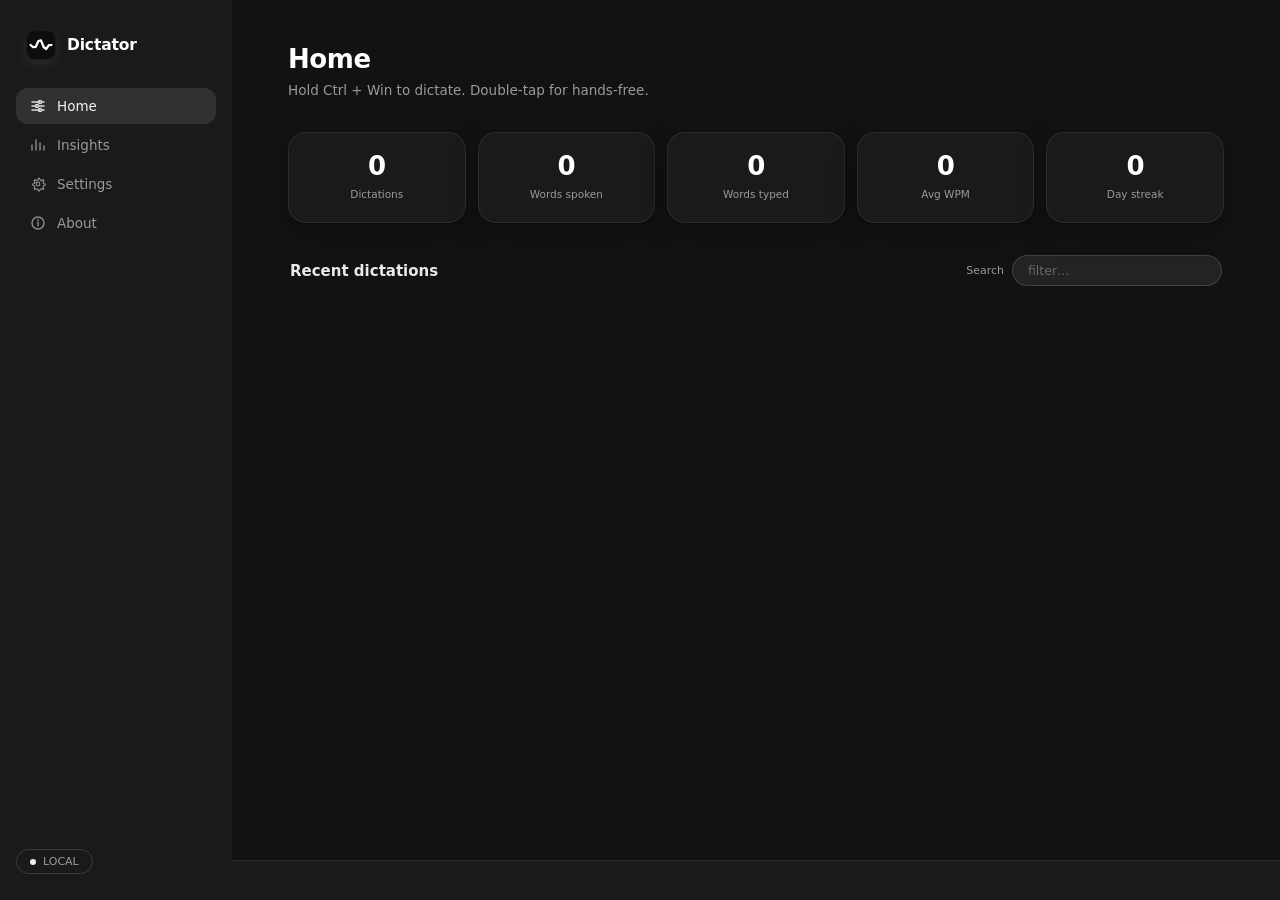
<file: dashboard/index.html>
<!doctype html>
<html lang="en" data-theme="dark">
<head>
  <meta charset="utf-8" />
  <meta name="viewport" content="width=device-width, initial-scale=1" />
  <title>Dictator</title>
  <link rel="stylesheet" href="./styles.css?v=16" />
</head>
<body>
  <div id="app" class="hud-in">
    <div class="shell">
      <nav class="sidebar">
        <div class="brand">
          <div class="brand-mark">
            <svg viewBox="0 0 24 24" fill="none" stroke="#ffffff" stroke-width="1.8" stroke-linecap="round" stroke-linejoin="round">
              <rect x="1" y="1" width="22" height="22" rx="6" fill="#0e0d0c" stroke="none"/>
              <path d="M3.6 12 5.7 13.7 7.8 13.47 9.9 8.79 12 8.31 14.1 13.61 16.2 15.18 18.3 12.14 20.4 12" fill="none"/>
            </svg>
          </div>
          <div class="brand-name">Dictator</div>
        </div>
        <div class="nav-items">
          <button class="nav-item active" data-page="home" type="button">
            <svg class="nav-icon" viewBox="0 0 16 16" fill="none"><path d="M2 4h8M12 4h2M2 8h5M9 8h5M2 12h8M12 12h2" stroke="currentColor" stroke-width="1.4" stroke-linecap="round"/><circle cx="10" cy="4" r="1.6" stroke="currentColor" stroke-width="1.4"/><circle cx="7" cy="8" r="1.6" stroke="currentColor" stroke-width="1.4"/><circle cx="10" cy="12" r="1.6" stroke="currentColor" stroke-width="1.4"/></svg>
            <span>Home</span>
          </button>
          <button class="nav-item" data-page="insights" type="button">
            <svg class="nav-icon" viewBox="0 0 16 16" fill="none"><path d="M2 13V8M6 13V3M10 13V6M14 13V9" stroke="currentColor" stroke-width="1.4" stroke-linecap="round" stroke-linejoin="round"/></svg>
            <span>Insights</span>
          </button>
          <button class="nav-item" data-page="settings" type="button">
            <svg class="nav-icon" viewBox="0 0 16 16" fill="none"><path d="M9.6 2.4l.5 1.6 1.5.6 1.4-.9.9.9-.9 1.4.6 1.5 1.6.5v1.3l-1.6.5-.6 1.5.9 1.4-.9.9-1.4-.9-1.5.6-.5 1.6H8.3l-.5-1.6-1.5-.6-1.4.9-.9-.9.9-1.4-.6-1.5-1.6-.5V8l1.6-.5.6-1.5-.9-1.4.9-.9 1.4.9 1.5-.6.5-1.6h1.3z" stroke="currentColor" stroke-width="1.2" stroke-linejoin="round"/><circle cx="8" cy="8" r="1.8" stroke="currentColor" stroke-width="1.2"/></svg>
            <span>Settings</span>
          </button>
          <button class="nav-item" data-page="about" type="button">
            <svg class="nav-icon" viewBox="0 0 16 16" fill="none"><circle cx="8" cy="8" r="6" stroke="currentColor" stroke-width="1.4"/><path d="M8 7.2v3.6" stroke="currentColor" stroke-width="1.4" stroke-linecap="round"/><circle cx="8" cy="5.2" r="0.9" fill="currentColor"/></svg>
            <span>About</span>
          </button>
        </div>
        <div class="sidebar-foot hud-badge"><span class="dot accent"></span>LOCAL</div>
      </nav>

      <div class="main">
        <div class="content">

          <!-- ---------------- Home ---------------- -->
          <section class="page active" data-page="home">
            <div class="page-hd">
              <h1>Home</h1>
              <div class="page-desc">Hold Ctrl + Win to dictate. Double-tap for hands-free.</div>
            </div>
            <div class="stat-grid hud-slide-up" id="stats">
              <div class="stat-tile"><div class="val" data-stat="n">0</div><div class="cap">Dictations</div><svg class="spark" id="spark" viewBox="0 0 100 22" preserveAspectRatio="none"></svg></div>
              <div class="stat-tile"><div class="val" data-stat="raw_w">0</div><div class="cap">Words spoken</div></div>
              <div class="stat-tile"><div class="val" data-stat="cln_w">0</div><div class="cap">Words typed</div></div>
              <div class="stat-tile"><div class="val" data-stat="wpm">0</div><div class="cap">Avg WPM</div></div>
              <div class="stat-tile"><div class="val" data-stat="streak">0</div><div class="cap">Day streak</div></div>
            </div>
            <div id="home-body"></div>
            <div class="panel-hd">
              <h2>Recent dictations</h2>
              <div class="search-wrap">
                <span class="hud-label">Search</span>
                <input id="search" type="text" placeholder="filter…" />
              </div>
            </div>
            <div class="hairline"></div>
            <div class="rec" id="recent"></div>
          </section>

          <!-- ---------------- Insights ---------------- -->
          <section class="page" data-page="insights">
            <div class="page-hd">
              <h1>Insights</h1>
              <div class="page-desc">Everything about how you dictate, kept local.</div>
            </div>
            <div id="insights-body"></div>
          </section>

          <!-- ---------------- Settings ---------------- -->
          <section class="page" data-page="settings">
            <div class="page-hd">
              <h1>Settings</h1>
              <div class="page-desc">Everything configurable, in one place.</div>
            </div>
            <div id="settings-body"></div>
          </section>

          <!-- ---------------- About ---------------- -->
          <section class="page" data-page="about">
            <div class="page-hd">
              <h1>About</h1>
              <div class="page-desc">The app, and who built it.</div>
            </div>
            <div id="about-body"></div>
          </section>

        </div>

        <div class="statusbar" id="statusbar"></div>
      </div>
    </div>
  </div>

  <div id="toast"></div>
  <script src="./app.js?v=12"></script>
</body>
</html>
</file>
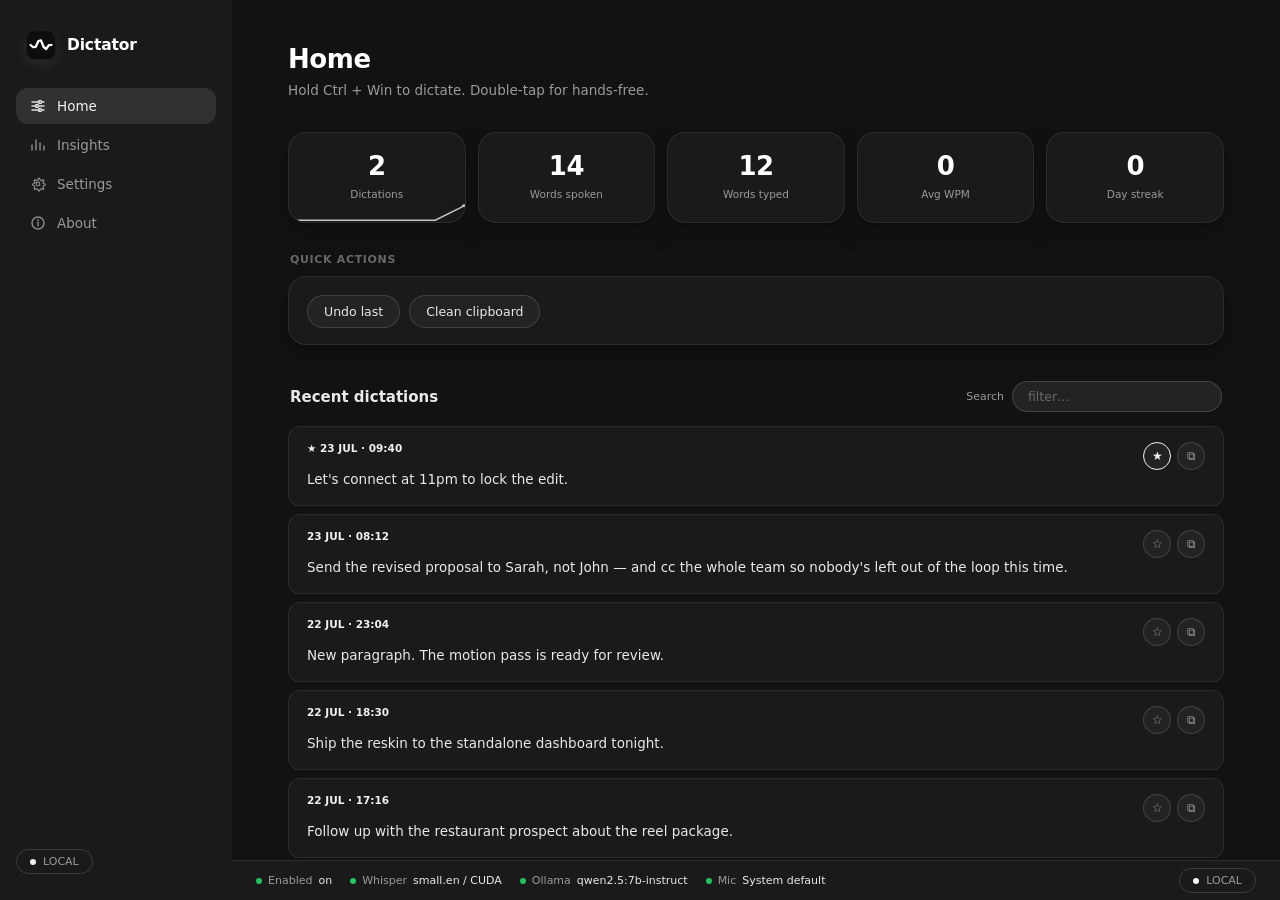
<file: dashboard/_preview.html>
<!doctype html>
<!-- Browser preview harness: mocks the pywebview bridge with sample data so the
     dashboard UI can be opened in any browser (design iteration + screenshots).
     Not used at runtime — dashboard.py serves the real index.html. -->
<html lang="en" data-theme="dark">
<head>
  <meta charset="utf-8" />
  <title>Dictator — preview</title>
  <link rel="stylesheet" href="./styles.css" />
</head>
<body>
  <div id="app" class="hud-in">
    <div class="shell">
      <nav class="sidebar">
        <div class="brand">
          <div class="brand-mark">
            <svg viewBox="0 0 24 24" fill="none" stroke="#ffffff" stroke-width="1.8" stroke-linecap="round" stroke-linejoin="round">
              <rect x="1" y="1" width="22" height="22" rx="6" fill="#0e0d0c" stroke="none"/>
              <path d="M3.6 12 5.7 13.7 7.8 13.47 9.9 8.79 12 8.31 14.1 13.61 16.2 15.18 18.3 12.14 20.4 12" fill="none"/>
            </svg>
          </div>
          <div class="brand-name">Dictator</div>
        </div>
        <div class="nav-items">
          <button class="nav-item active" data-page="home" type="button">
            <svg class="nav-icon" viewBox="0 0 16 16" fill="none"><path d="M2 4h8M12 4h2M2 8h5M9 8h5M2 12h8M12 12h2" stroke="currentColor" stroke-width="1.4" stroke-linecap="round"/><circle cx="10" cy="4" r="1.6" stroke="currentColor" stroke-width="1.4"/><circle cx="7" cy="8" r="1.6" stroke="currentColor" stroke-width="1.4"/><circle cx="10" cy="12" r="1.6" stroke="currentColor" stroke-width="1.4"/></svg>
            <span>Home</span>
          </button>
          <button class="nav-item" data-page="insights" type="button">
            <svg class="nav-icon" viewBox="0 0 16 16" fill="none"><path d="M2 13V8M6 13V3M10 13V6M14 13V9" stroke="currentColor" stroke-width="1.4" stroke-linecap="round" stroke-linejoin="round"/></svg>
            <span>Insights</span>
          </button>
          <button class="nav-item" data-page="settings" type="button">
            <svg class="nav-icon" viewBox="0 0 16 16" fill="none"><path d="M9.6 2.4l.5 1.6 1.5.6 1.4-.9.9.9-.9 1.4.6 1.5 1.6.5v1.3l-1.6.5-.6 1.5.9 1.4-.9.9-1.4-.9-1.5.6-.5 1.6H8.3l-.5-1.6-1.5-.6-1.4.9-.9-.9.9-1.4-.6-1.5-1.6-.5V8l1.6-.5.6-1.5-.9-1.4.9-.9 1.4.9 1.5-.6.5-1.6h1.3z" stroke="currentColor" stroke-width="1.2" stroke-linejoin="round"/><circle cx="8" cy="8" r="1.8" stroke="currentColor" stroke-width="1.2"/></svg>
            <span>Settings</span>
          </button>
          <button class="nav-item" data-page="about" type="button">
            <svg class="nav-icon" viewBox="0 0 16 16" fill="none"><circle cx="8" cy="8" r="6" stroke="currentColor" stroke-width="1.4"/><path d="M8 7.2v3.6" stroke="currentColor" stroke-width="1.4" stroke-linecap="round"/><circle cx="8" cy="5.2" r="0.9" fill="currentColor"/></svg>
            <span>About</span>
          </button>
        </div>
        <div class="sidebar-foot hud-badge"><span class="dot accent"></span>LOCAL</div>
      </nav>

      <div class="main">
        <div class="content">

          <section class="page active" data-page="home">
            <div class="page-hd">
              <h1>Home</h1>
              <div class="page-desc">Hold Ctrl + Win to dictate. Double-tap for hands-free.</div>
            </div>
            <div class="stat-grid hud-slide-up" id="stats">
              <div class="stat-tile"><div class="val" data-stat="n">0</div><div class="cap">Dictations</div><svg class="spark" id="spark" viewBox="0 0 100 22" preserveAspectRatio="none"></svg></div>
              <div class="stat-tile"><div class="val" data-stat="raw_w">0</div><div class="cap">Words spoken</div></div>
              <div class="stat-tile"><div class="val" data-stat="cln_w">0</div><div class="cap">Words typed</div></div>
              <div class="stat-tile"><div class="val" data-stat="wpm">0</div><div class="cap">Avg WPM</div></div>
              <div class="stat-tile"><div class="val" data-stat="streak">0</div><div class="cap">Day streak</div></div>
            </div>
            <div id="home-body"></div>
            <div class="panel-hd">
              <h2>Recent dictations</h2>
              <div class="search-wrap">
                <span class="hud-label">Search</span>
                <input id="search" type="text" placeholder="filter…" />
              </div>
            </div>
            <div class="hairline"></div>
            <div class="rec" id="recent"></div>
          </section>

          <section class="page" data-page="insights">
            <div class="page-hd">
              <h1>Insights</h1>
              <div class="page-desc">Everything about how you dictate, kept local.</div>
            </div>
            <div id="insights-body"></div>
          </section>

          <section class="page" data-page="settings">
            <div class="page-hd">
              <h1>Settings</h1>
              <div class="page-desc">Everything configurable, in one place.</div>
            </div>
            <div id="settings-body"></div>
          </section>

          <section class="page" data-page="about">
            <div class="page-hd">
              <h1>About</h1>
              <div class="page-desc">The app, and who built it.</div>
            </div>
            <div id="about-body"></div>
          </section>

        </div>

        <div class="statusbar" id="statusbar"></div>
      </div>
    </div>
  </div>
  <div id="toast"></div>

  <script>
    // ---- mock bridge ----
    const CFG = {
      enabled: true, model_size: "small.en", input_device: null,
      log_history: true, history_dir: "C:\\Users\\DESK\\AppData\\Roaming\\Dictator",
      vocabulary: ["Uideas", "Daksh", "VeeFly"], review_before_typing: false,
      hotkey_mods: ["ctrl", "win"], hotkey_mode: "hold", theme: "dark",
      accent_color: null, highlight_color: null, auto_punctuate: true, auto_theme: false,
      tone_overrides: { casual: ["slack.exe"], formal: [], verbatim: ["code.exe"] },
      snippets: { omw: "on my way", ttyl: "talk to you later" }, pinned: [],
      language: "en", silence_auto_stop: false, silence_threshold: 0.02, silence_duration_s: 1.5,
      sound_enabled: false, redact_patterns: [], profiles: {}, active_profile: null,
      start_on_login: false,
    };
    const RECENT = [
      { t: "2026-07-23T09:40", t_disp: "23 JUL · 09:40", cleaned: "Let's connect at 11pm to lock the edit.", pinned: true },
      { t: "2026-07-23T08:12", t_disp: "23 JUL · 08:12", cleaned: "Send the revised proposal to Sarah, not John — and cc the whole team so nobody's left out of the loop this time.", pinned: false },
      { t: "2026-07-22T23:04", t_disp: "22 JUL · 23:04", cleaned: "New paragraph. The motion pass is ready for review.", pinned: false },
      { t: "2026-07-22T18:30", t_disp: "22 JUL · 18:30", cleaned: "Ship the reskin to the standalone dashboard tonight.", pinned: false },
      { t: "2026-07-22T17:16", t_disp: "22 JUL · 17:16", cleaned: "Follow up with the restaurant prospect about the reel package.", pinned: false },
    ];
    const STATS = { n: 2, raw_w: 14, cln_w: 12, wpm: 0, streak: 0, spark: [0, 0, 0, 0, 0, 0, 2] };
    const HEALTH = { enabled: "on", whisper: "small.en / CUDA", loaded: "ready", ollama: "qwen2.5:7b-instruct", mic: "System default", review: "off" };
    const STORAGE = [
      { name: "Whisper cache", size: "466.0 MB", files: 3 },
      { name: "Ollama models", size: "4.7 GB", files: 11 },
      { name: "Python env", size: "2.1 GB", files: 8420 },
      { name: "History", size: "1.2 MB", files: 1 },
    ];
    const MICS = [{ name: "System default", index: null }, { name: "Yeti Stereo Microphone — WASAPI", index: 1 }, { name: "Headset Microphone — MME", index: 2 }];
    const today = new Date();
    const INSIGHTS = {
      longest_streak: 10, best_wpm: 213, refined: 22, word_delta: 96,
      apps: [{app:"code.exe",count:24,pct:38},{app:"chrome.exe",count:18,pct:28},{app:"slack.exe",count:12,pct:19},{app:"Unknown",count:10,pct:15}],
      tones: [{tone:"default",count:30},{tone:"verbatim",count:18},{tone:"casual",count:10},{tone:"formal",count:6}],
      hourly: [0,0,0,0,0,0,1,3,6,8,5,4,3,6,9,7,5,4,3,2,1,0,0,0],
      calendar: Array.from({length:126},(_,i)=>{ const d=new Date(today); d.setDate(d.getDate()-(125-i)); const c=Math.random()<0.5?0:Math.floor(Math.random()*8); return {date:d.toISOString().slice(0,10), count:c, level: c===0?0:c<=1?1:c<=3?2:c<=6?3:4}; }),
    };
    const PRESETS = [["Ctrl + Win", ["ctrl", "win"]], ["Ctrl + Alt", ["ctrl", "alt"]], ["Ctrl + Shift", ["ctrl", "shift"]], ["Alt + Win", ["alt", "win"]]];
    const LANGUAGES = [["auto","Auto-detect"],["en","English"],["hi","Hindi"],["es","Spanish"],["fr","French"],["de","German"],["pt","Portuguese"],["ru","Russian"],["zh","Chinese"],["ja","Japanese"],["ar","Arabic"],["it","Italian"]];
    const SILENCE_PRESETS = [["sensitive","Sensitive",0.015,1.0],["balanced","Balanced",0.02,1.5],["relaxed","Relaxed",0.03,2.5]];
    const noop = () => Promise.resolve(true);
    window.pywebview = { api: {
      get_state: () => Promise.resolve({ config: CFG, mics: MICS, hotkey_presets: PRESETS, languages: LANGUAGES, silence_presets: SILENCE_PRESETS, stats: STATS, recent: RECENT, health: HEALTH, storage: STORAGE, history_path: CFG.history_dir + "\\history.jsonl" }),
      get_live: () => Promise.resolve({ stats: STATS, recent: RECENT, health: HEALTH, storage: STORAGE }),
      get_config: () => Promise.resolve(CFG),
      set_config: (p) => { Object.assign(CFG, p); return Promise.resolve(true); },
      set_start_on_login: (on) => { CFG.start_on_login = on; return Promise.resolve(true); },
      get_insights: () => Promise.resolve(INSIGHTS),
      open_url: (url) => { window.open(url, "_blank"); return Promise.resolve(true); },
      search: (q) => Promise.resolve(RECENT.filter(r => r.cleaned.toLowerCase().includes(q))),
      toggle_pin: noop, copy_text: noop, copy_last: noop, undo_last: noop, clean_clipboard: noop,
      capture_hotkey: () => Promise.resolve(["ctrl", "alt"]), retry_health: noop,
      confirm: () => Promise.resolve(true), clear_whisper_cache: noop, clear_ollama_models: noop,
      open_folder: noop, pick_folder: () => Promise.resolve(null), export_history: () => Promise.resolve(342),
      purge_history: noop, backup_settings: noop, restore_settings: noop,
    } };
  </script>
  <script src="./app.js"></script>
  <script>window.dispatchEvent(new Event("pywebviewready"));</script>
</body>
</html>
</file>
<file: dashboard/styles.css>
/* Dictator dashboard — calm, spacious, editorial. Sidebar + paged settings +
   persistent status chrome. Soft rounded elevation over hard borders, generous
   whitespace, warm neutrals, one accent used sparingly. (Wispr Flow as reference
   for the "less dense SaaS dashboard, more room to breathe" direction.) */

:root {
  --bg: #121212;
  --panel: #1a1a1a;
  --raised: #232323;
  --border: rgba(255,255,255,0.08);
  --border2: rgba(255,255,255,0.14);
  --text: #e9e9e7;
  --display: #ffffff;
  --muted: #9a9a97;
  --dim: #686865;
  --accent: #f2f1ee;
  --accent-soft: rgba(255,255,255,0.10);
  --accent-ink: #121212;
  --highlight: #22c55e;
  --highlight-soft: rgba(34, 197, 94, 0.16);
  --ok: var(--highlight);
  --warn: #d4a843;
  --font: "Segoe UI", "Space Grotesk", system-ui, -apple-system, sans-serif;
  --radius: 18px;
  --radius-sm: 12px;
  --shadow: 0 1px 2px rgba(0,0,0,0.2), 0 10px 28px rgba(0,0,0,0.22);
}
:root[data-theme="light"] {
  --bg: #f7f7f6; --panel: #ffffff; --raised: #f0f0ee;
  --border: rgba(0,0,0,0.08); --border2: rgba(0,0,0,0.14);
  --text: #232320; --display: #101010; --muted: #767671; --dim: #a4a49f;
  --accent: #101010;
  --accent-soft: rgba(0,0,0,0.06);
  --accent-ink: #ffffff;
  --shadow: 0 1px 2px rgba(0,0,0,0.03), 0 10px 28px rgba(0,0,0,0.06);
}

* { margin: 0; padding: 0; box-sizing: border-box; }
*::-webkit-scrollbar { width: 8px; height: 8px; }
*::-webkit-scrollbar-thumb { background: var(--border2); border-radius: 8px; }
*::-webkit-scrollbar-track { background: transparent; }

html, body {
  height: 100%;
  background: var(--bg);
  color: var(--text);
  font-family: var(--font);
  -webkit-font-smoothing: antialiased;
  user-select: none;
  cursor: default;
}
body { overflow: hidden; }

@keyframes fade-in { from { opacity: 0; } to { opacity: 1; } }
.hud-in { animation: fade-in 0.2s ease both; }
@keyframes slide-up { from { opacity: 0; transform: translateY(6px);} to { opacity:1; transform: translateY(0);} }
.hud-slide-up { animation: slide-up 0.22s cubic-bezier(0.22,1,0.36,1) both; }
.hud-stagger > *{ animation: slide-up 0.2s cubic-bezier(0.22,1,0.36,1) both; }
.hud-stagger>*:nth-child(1){animation-delay:0ms}.hud-stagger>*:nth-child(2){animation-delay:25ms}
.hud-stagger>*:nth-child(3){animation-delay:50ms}.hud-stagger>*:nth-child(4){animation-delay:75ms}
.hud-stagger>*:nth-child(5){animation-delay:100ms}.hud-stagger>*:nth-child(n+6){animation-delay:120ms}

/* ---------- shell / sidebar ---------- */
#app { height: 100vh; }
.shell { height: 100%; display: flex; }

.sidebar {
  width: 232px; flex-shrink: 0; background: var(--panel);
  display: flex; flex-direction: column; padding: 26px 16px;
}
.brand { display: flex; align-items: center; gap: 11px; padding: 4px 10px 28px; }
.brand-mark {
  width: 30px; height: 30px; flex-shrink: 0; box-shadow: 0 4px 12px rgba(255,255,255,0.08); border-radius: 8px;
}
.brand-mark svg { width: 100%; height: 100%; display: block; }
.brand-name { font-weight: 700; font-size: 15.5px; color: var(--display); letter-spacing: -0.01em; }

.nav-items { display: flex; flex-direction: column; gap: 3px; flex: 1; }
.nav-item {
  display: flex; align-items: center; gap: 11px; padding: 10px 14px; border-radius: var(--radius-sm);
  background: transparent; border: none; color: var(--muted); font-family: var(--font); font-size: 13.5px;
  font-weight: 500; cursor: pointer; text-align: left; transition: background 0.15s, color 0.15s;
}
.nav-item:hover { background: var(--raised); color: var(--text); }
.nav-item.active { background: var(--accent-soft); color: var(--accent); }
.nav-icon { width: 16px; height: 16px; flex-shrink: 0; opacity: 0.9; }

.sidebar-foot { align-self: flex-start; margin-top: 10px; }

/* ---------- main / pages ---------- */
.main { flex: 1; display: flex; flex-direction: column; min-width: 0; background: var(--bg); }
.content { flex: 1; overflow-y: auto; padding: 44px 56px; display: flex; flex-direction: column; align-items: center; }

.page { display: none; width: 100%; max-width: 1100px; animation: fade-in 0.18s ease both; }
.page.active { display: block; }

.page-hd { margin-bottom: 32px; }
.page-hd h1 { font-size: 26px; font-weight: 700; color: var(--display); letter-spacing: -0.015em; }
.page-hd .page-desc { font-size: 13.5px; color: var(--muted); margin-top: 6px; line-height: 1.5; }

/* ---------- category dividers (Settings page) ---------- */
.category-hd {
  font-size: 15px; font-weight: 700; color: var(--display); letter-spacing: -0.01em;
  margin: 40px 0 16px; padding-top: 24px; border-top: 1px solid var(--border);
}
.category-hd:first-child { margin-top: 0; padding-top: 0; border-top: none; }

/* ---------- groups / field rows ---------- */
.group { margin-bottom: 34px; }
.group-label {
  font-size: 11px; font-weight: 600; letter-spacing: 0.06em; text-transform: uppercase;
  color: var(--dim); margin-bottom: 10px; padding-left: 2px;
}
.group-body {
  background: var(--panel); border: 1px solid var(--border); border-radius: var(--radius);
  overflow: hidden; box-shadow: var(--shadow);
}

.field-row {
  display: flex; align-items: center; justify-content: space-between; gap: 20px;
  padding: 17px 22px; border-bottom: 1px solid var(--border); transition: background 0.15s;
}
.field-row:last-child { border-bottom: none; }
.field-row:hover { background: var(--raised); }
.field-row.stacked { flex-direction: column; align-items: stretch; }
.field-row .field-info { display: flex; flex-direction: column; gap: 3px; min-width: 0; }
.field-row .field-info .label { font-size: 13.5px; color: var(--text); font-weight: 500; }
.field-row .field-info .desc { font-size: 11.5px; color: var(--muted); line-height: 1.5; }
.field-row .field-control { display: flex; align-items: center; gap: 10px; flex-shrink: 0; }
.field-row.stacked .field-control { width: 100%; }

/* ---------- toggle switch ---------- */
.switch {
  width: 40px; height: 24px; border-radius: 999px; background: var(--border2); position: relative;
  cursor: pointer; border: none; flex-shrink: 0; transition: background 0.18s; padding: 0;
}
.switch .knob {
  position: absolute; top: 2px; left: 2px; width: 20px; height: 20px; border-radius: 50%;
  background: #fff; transition: transform 0.18s cubic-bezier(0.4,0,0.2,1); box-shadow: 0 1px 3px rgba(0,0,0,0.3);
}
.switch.on { background: var(--accent); }
.switch.on .knob { transform: translateX(16px); }

/* ---------- inputs / buttons ---------- */
.hud-input, input.hud-text, textarea.hud-area, select.hud-select {
  width: 100%; background: var(--raised); border: 1px solid var(--border2); border-radius: var(--radius-sm);
  color: var(--text); font-family: var(--font); font-size: 13px; padding: 10px 14px; outline: none;
  transition: border-color 0.15s, background 0.15s;
}
select.hud-select {
  cursor: pointer; appearance: none; -webkit-appearance: none;
  background-image: url("data:image/svg+xml,%3Csvg xmlns='http://www.w3.org/2000/svg' width='10' height='6'%3E%3Cpath d='M1 1l4 4 4-4' stroke='%239c968c' stroke-width='1.4' fill='none' stroke-linecap='round' stroke-linejoin='round'/%3E%3C/svg%3E");
  background-repeat: no-repeat; background-position: right 14px center; padding-right: 34px;
}
.hud-select.inline { width: 240px; flex-shrink: 0; flex-grow: 0; }
.field-row .field-info { flex: 1 1 auto; }
.hud-input:focus, input.hud-text:focus, textarea.hud-area:focus, select.hud-select:focus { border-color: var(--accent); background: var(--panel); }
textarea.hud-area { resize: vertical; font-size: 12.5px; line-height: 1.6; }
::placeholder { color: var(--dim); }

.hud-btn {
  font-family: var(--font); font-size: 12.5px; font-weight: 500; border: 1px solid var(--border2);
  border-radius: 999px; background: var(--raised); color: var(--text); padding: 8px 16px;
  cursor: pointer; transition: background 0.15s, border-color 0.15s, transform 0.1s; white-space: nowrap;
}
.hud-btn:hover:not(:disabled) { border-color: var(--muted); transform: translateY(-1px); }
.hud-btn:active:not(:disabled) { transform: translateY(0); }
.hud-btn:disabled { opacity: 0.4; cursor: default; }
.hud-btn-primary { background: var(--accent); color: var(--accent-ink); border-color: var(--accent); }
.hud-btn-primary:hover:not(:disabled) { filter: brightness(1.08); }
.hud-btn-danger { color: var(--accent); border-color: var(--border2); background: transparent; }
.hud-btn-danger:hover:not(:disabled) { background: var(--accent-soft); border-color: var(--accent); }
.hud-btn.active { background: var(--accent-soft); border-color: var(--accent); color: var(--accent); }

.hud-badge {
  font-size: 11px; font-weight: 500; padding: 5px 13px; border-radius: 999px;
  border: 1px solid var(--border2); color: var(--muted); white-space: nowrap;
  display: inline-flex; align-items: center; gap: 7px;
}
.dot { width: 6px; height: 6px; border-radius: 50%; background: var(--dim); flex-shrink: 0; }
.dot.accent { background: var(--accent); }
.dot.ok { background: var(--ok); }
.dot.warn { background: var(--warn); }

.hud-label { font-size: 11px; font-weight: 500; color: var(--muted); }

/* ---------- stat grid (History page) ---------- */
.stat-grid { display: grid; grid-template-columns: repeat(5, 1fr); gap: 12px; margin-bottom: 30px; }
.stat-tile { background: var(--panel); border: 1px solid var(--border); border-radius: var(--radius); box-shadow: var(--shadow); padding: 20px 18px 22px; text-align: center; position: relative; overflow: hidden; }
.stat-tile .val { font-weight: 700; font-size: 26px; color: var(--display); line-height: 1; letter-spacing: -0.02em; }
.stat-tile .val.ok { color: var(--ok); }
.stat-tile .val.warn { color: var(--warn); }
.stat-tile .val.accent { color: var(--accent); }
.stat-tile .cap { margin-top: 9px; font-size: 10.5px; color: var(--muted); }
.stat-tile .spark { position: absolute; left: 0; right: 0; bottom: 0; height: 20px; width: 100%; opacity: 0.8; }

/* ---------- recent list ---------- */
.panel-hd { display: flex; align-items: center; justify-content: space-between; padding: 2px 2px 14px; gap: 12px; }
.panel-hd h2 { font-size: 15px; font-weight: 700; color: var(--text); }
.hairline { display: none; }

.rec { display: flex; flex-direction: column; gap: 8px; }
.rec-row { padding: 15px 18px; display: grid; grid-template-columns: 1fr auto; gap: 10px; align-items: start; background: var(--panel); border: 1px solid var(--border); border-radius: var(--radius-sm); transition: box-shadow 0.15s, border-color 0.15s; }
.rec-row:hover { border-color: var(--border2); box-shadow: var(--shadow); }
.rec-row .stamp { grid-column: 1; font-size: 10.5px; color: var(--accent); margin-bottom: 5px; font-weight: 600; }
.rec-row .body { grid-column: 1; font-size: 13.5px; line-height: 1.55; color: var(--text); user-select: text; }
.rec-row .acts { grid-column: 2; grid-row: 1 / span 2; display: flex; gap: 6px; align-items: center; }
.icon-btn { font-size: 12px; border: 1px solid var(--border2); border-radius: 999px; background: var(--raised); color: var(--muted); width: 28px; height: 28px; cursor: pointer; display: flex; align-items: center; justify-content: center; transition: all 0.15s; }
.icon-btn:hover { border-color: var(--muted); color: var(--text); }
.icon-btn.pinned { color: var(--accent); border-color: var(--accent); }
.empty { padding: 28px 18px; color: var(--muted); font-size: 13px; text-align: center; }

.search-wrap { display: flex; align-items: center; gap: 8px; }
.search-wrap input { width: 210px; background: var(--raised); border: 1px solid var(--border2); border-radius: 999px; color: var(--text); font-family: var(--font); font-size: 12.5px; padding: 7px 15px; outline: none; transition: border-color 0.15s; }
.search-wrap input:focus { border-color: var(--accent); }

/* ---------- Insights page ---------- */
.overview-body { display: flex; align-items: stretch; }
.gauge-pane {
  width: 152px; flex-shrink: 0; display: flex; flex-direction: column; align-items: center; justify-content: center;
  padding: 20px 12px; border-right: 1px solid var(--border); text-align: center;
}
.stat-mini-grid { flex: 1; display: grid; grid-template-columns: 1fr 1fr; }
.stat-mini { padding: 20px 18px; text-align: center; border-right: 1px solid var(--border); border-bottom: 1px solid var(--border); }
.stat-mini:nth-child(2n) { border-right: none; }
.stat-mini:nth-child(n+3) { border-bottom: none; }
.stat-mini-val { font-weight: 700; font-size: 22px; color: var(--display); line-height: 1; margin-top: 6px; }
.stat-mini-cap { font-size: 10.5px; color: var(--muted); margin-top: 8px; }
.gauge-best { font-size: 10px; color: var(--muted); margin-top: 6px; }

.split-row { display: grid; grid-template-columns: 1fr 1fr; gap: 28px; padding: 20px; }
.split-label { font-size: 11px; font-weight: 500; color: var(--muted); margin-bottom: 12px; }

.bar-row { display: grid; grid-template-columns: 110px 1fr 36px; align-items: center; gap: 14px; padding: 10px 0; }
.bar-name { font-size: 12.5px; color: var(--text); white-space: nowrap; overflow: hidden; text-overflow: ellipsis; }
.bar-track { height: 7px; background: var(--raised); border-radius: 999px; overflow: hidden; }
.bar-fill { height: 100%; background: var(--accent); border-radius: 999px; transition: width 0.5s cubic-bezier(0.22, 1, 0.36, 1); }
.bar-pct { font-size: 11px; color: var(--muted); text-align: right; font-variant-numeric: tabular-nums; }

.hour-chart { display: flex; align-items: flex-end; gap: 4px; height: 90px; }
.hour-bar { flex: 1; background: var(--accent); border-radius: 3px 3px 1px 1px; opacity: 0.75; min-height: 2px; transition: opacity 0.15s, transform 0.15s ease; }
.hour-bar:hover { opacity: 1; transform: scaleY(1.02); }

.cal-wrap { overflow-x: auto; padding-bottom: 4px; }
.cal-months { display: grid; grid-auto-rows: 14px; gap: 3px; font-size: 10px; color: var(--muted); margin-left: 24px; margin-bottom: 2px; }
.cal-body { display: flex; gap: 6px; }
.cal-daylabels { display: grid; grid-template-rows: repeat(7, 11px); gap: 3px; font-size: 9px; color: var(--muted); text-align: right; width: 18px; }
.cal-grid { display: grid; grid-template-rows: repeat(7, 11px); grid-auto-flow: column; gap: 3px; }
.cal-cell { width: 11px; height: 11px; border-radius: 2px; background: var(--raised); transition: transform 0.12s ease; }
.cal-cell.future { visibility: hidden; }
.cal-cell:hover { transform: scale(1.25); }
.cal-cell.lvl-1 { background: var(--highlight); opacity: 0.32; }
.cal-cell.lvl-2 { background: var(--highlight); opacity: 0.55; }
.cal-cell.lvl-3 { background: var(--highlight); opacity: 0.78; }
.cal-cell.lvl-4 { background: var(--highlight); opacity: 1; }
.cal-legend { display: flex; align-items: center; gap: 5px; margin-top: 14px; font-size: 10.5px; color: var(--muted); }
.cal-legend .cal-cell { width: 10px; height: 10px; }
.cal-legend .cal-cell:hover { transform: none; }

/* ---------- models page ---------- */
.model-grid { display: grid; grid-template-columns: repeat(3, 1fr); gap: 10px; padding: 18px; }
.model-card { border: 1px solid var(--border2); border-radius: var(--radius-sm); padding: 14px 16px; cursor: pointer; transition: all 0.15s; background: var(--raised); }
.model-card:hover { border-color: var(--muted); transform: translateY(-1px); }
.model-card.active { border-color: var(--accent); background: var(--accent-soft); }
.model-card .title { font-weight: 700; font-size: 13.5px; color: var(--text); }
.model-card.active .title { color: var(--accent); }
.model-card .note { font-size: 10.5px; color: var(--muted); margin-top: 4px; }

.subfield { padding: 16px 18px; }
.subfield-label { font-size: 11.5px; font-weight: 500; color: var(--muted); margin: 0 0 7px; }

.chip-row { display: flex; flex-wrap: wrap; gap: 6px; margin-top: 10px; }
.chip {
  display: inline-flex; align-items: center; gap: 6px; background: var(--raised);
  border: 1px solid var(--border2); border-radius: 999px; padding: 5px 8px 5px 12px;
  font-size: 12px; color: var(--text);
}
.chip-x {
  background: none; border: none; color: var(--muted); cursor: pointer; font-size: 13px;
  width: 16px; height: 16px; display: flex; align-items: center; justify-content: center;
  border-radius: 50%; padding: 0; line-height: 1;
}
.chip-x:hover { background: var(--accent-soft); color: var(--accent); }
.chip-more { cursor: pointer; color: var(--accent); border-color: var(--accent); background: var(--accent-soft); padding: 5px 12px; }

/* ---------- advanced page ---------- */
.status-box { display: flex; border-radius: var(--radius-sm); overflow: hidden; border: 1px solid var(--border); margin: 14px 18px 16px; }
.status-box .bar { width: 3px; background: var(--accent); flex-shrink: 0; }
.status-box .bar.dim { background: var(--dim); }
.status-box .lines { background: var(--raised); padding: 13px 15px; font-size: 12px; line-height: 1.9; color: var(--muted); flex: 1; }
.status-box .lines .k { color: var(--text); font-weight: 500; }
.status-box .lines .g { color: var(--ok); }
.status-box .lines .r { color: var(--accent); }

.btn-row { display: flex; flex-wrap: wrap; gap: 9px; align-items: center; padding: 0 18px 16px; }
.group-body > .btn-row:first-child { padding-top: 18px; }
.swatch { width: 32px; height: 32px; border-radius: var(--radius-sm); border: 1px solid var(--border2); cursor: pointer; background: none; padding: 2px; }

.log-note { padding: 0 18px 16px; font-size: 10.5px; color: var(--muted); line-height: 1.7; word-break: break-all; }

/* ---------- about page ---------- */
.about-badge { display: inline-flex; align-items: center; gap: 8px; padding: 6px 15px; border-radius: 999px; border: 1px solid var(--border2); font-size: 11px; color: var(--muted); }
.about-hero { display: flex; align-items: center; gap: 16px; }
.about-title { font-weight: 700; font-size: 15px; color: var(--display); margin-bottom: 4px; }
.about-tagline { font-size: 12.5px; color: var(--muted); }
.about-p { line-height: 1.65; margin-bottom: 12px; }
.about-p:last-child { margin-bottom: 0; }

/* ---------- persistent status bar ---------- */
.statusbar {
  flex-shrink: 0; height: 40px; display: flex; align-items: center; justify-content: space-between;
  padding: 0 24px; border-top: 1px solid var(--border); background: var(--panel);
  font-size: 11px; color: var(--muted);
}
.statusbar .sb-left { display: flex; align-items: center; gap: 18px; }
.statusbar .sb-item { display: flex; align-items: center; gap: 6px; }
.statusbar .sb-item .k { color: var(--text); }

/* ---------- toast ---------- */
#toast { position: fixed; bottom: 52px; left: 50%; transform: translateX(-50%) translateY(10px); opacity: 0; background: var(--raised); border: 1px solid var(--border2); color: var(--text); font-size: 12px; padding: 9px 18px; border-radius: 999px; transition: opacity 0.2s, transform 0.2s; pointer-events: none; z-index: 50; box-shadow: var(--shadow); }
#toast.show { opacity: 1; transform: translateX(-50%) translateY(0); }
</file>
